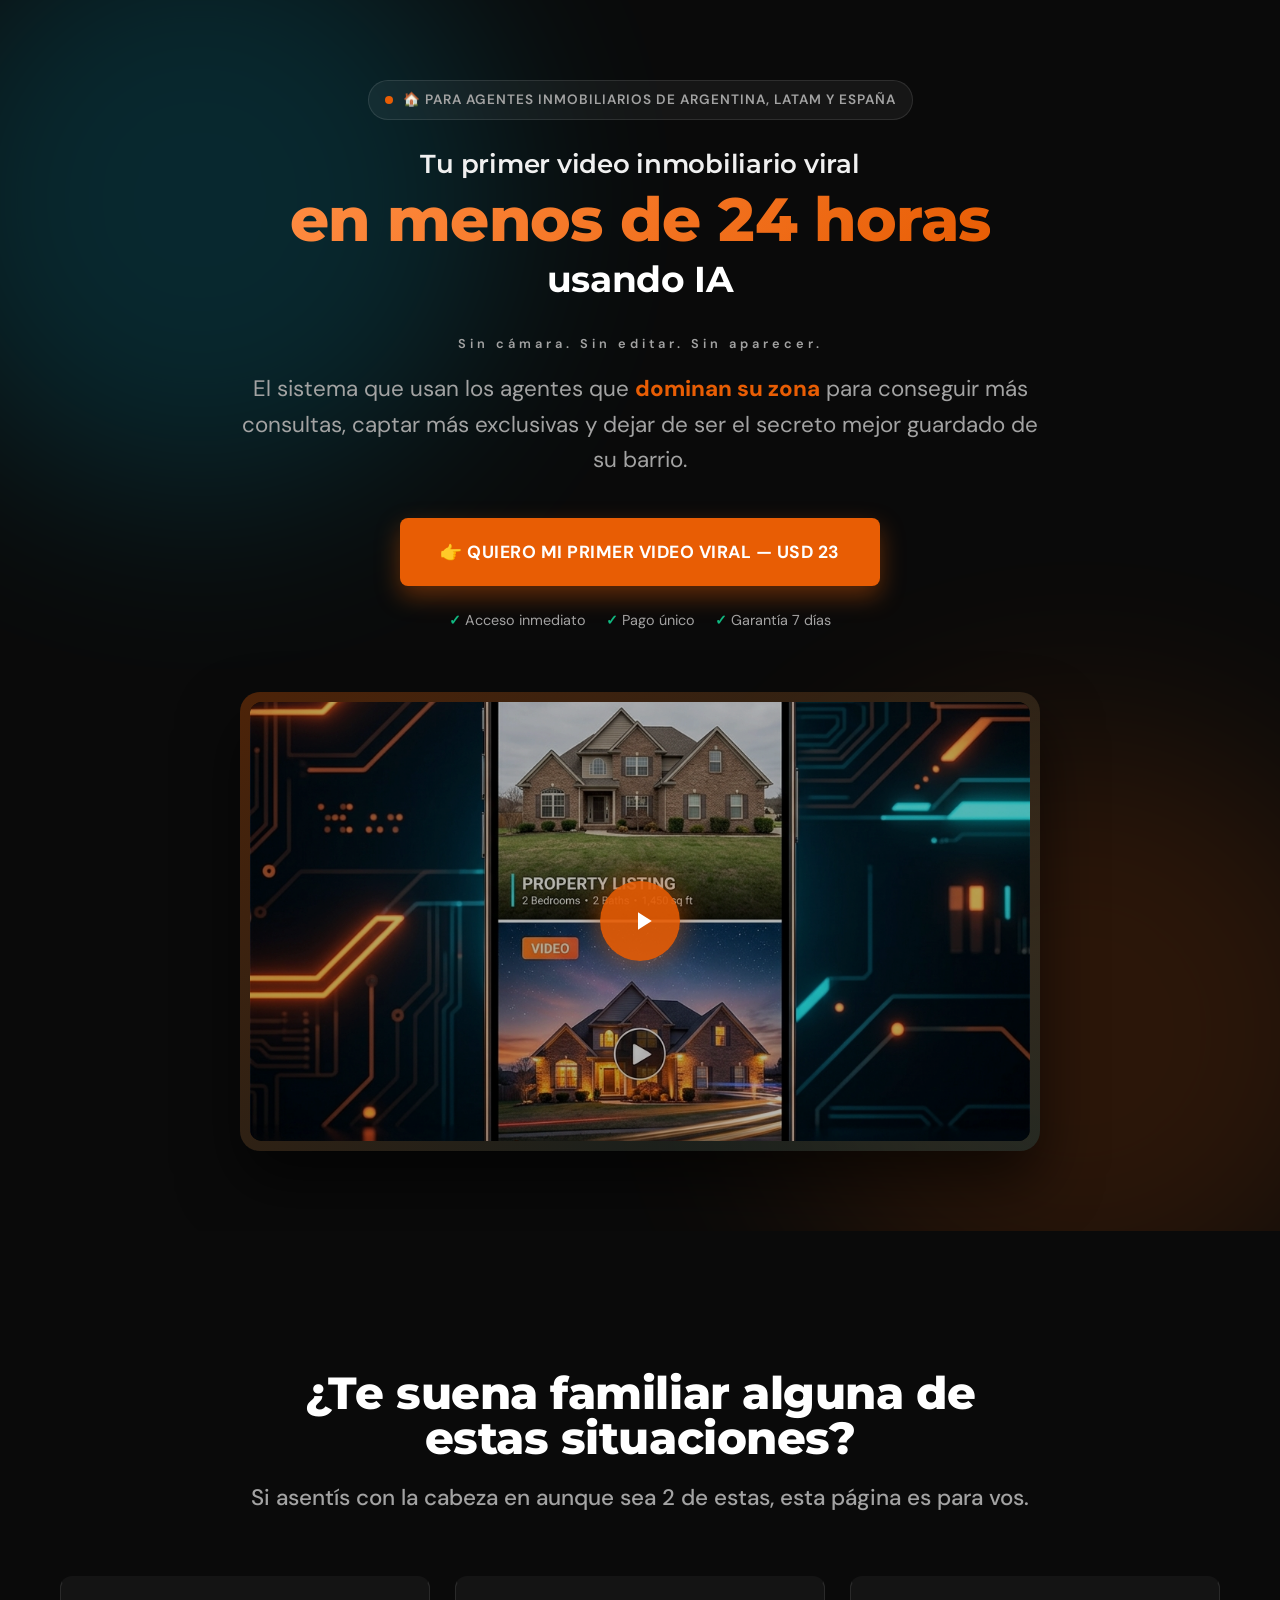
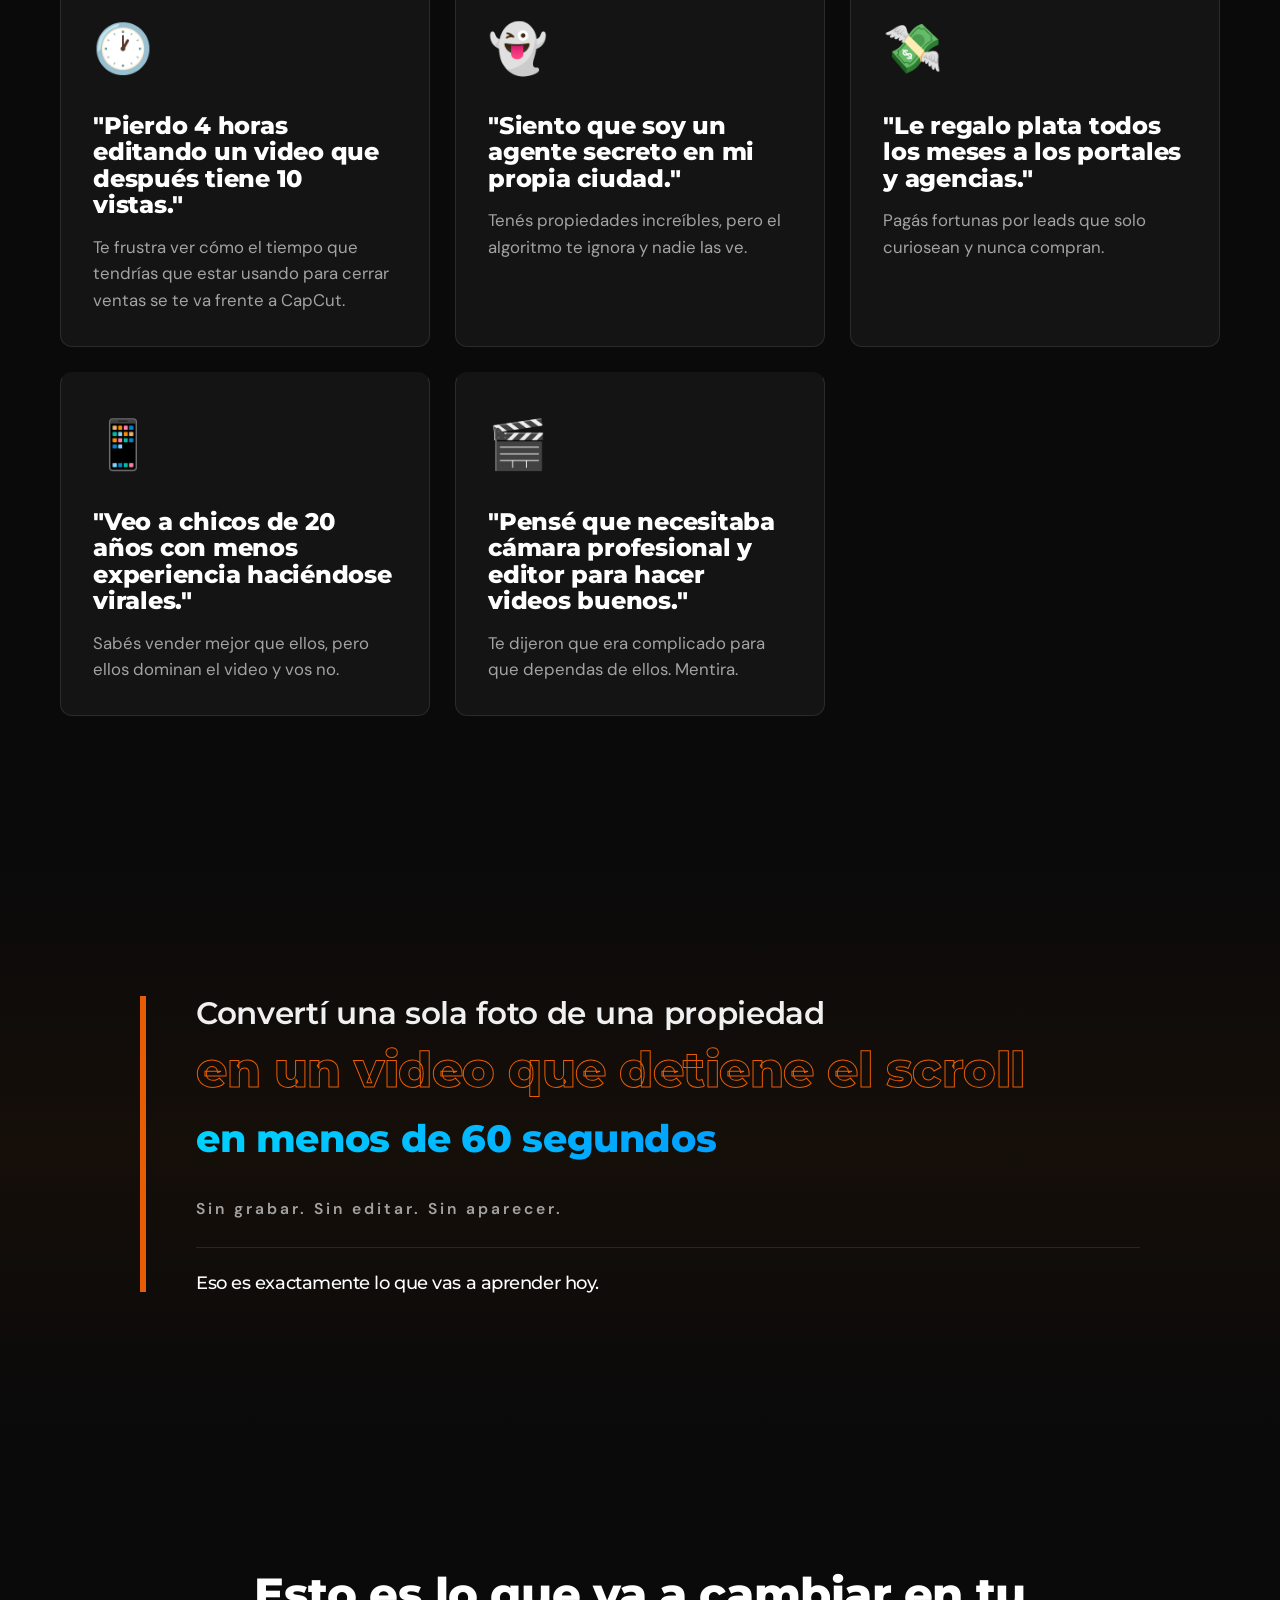
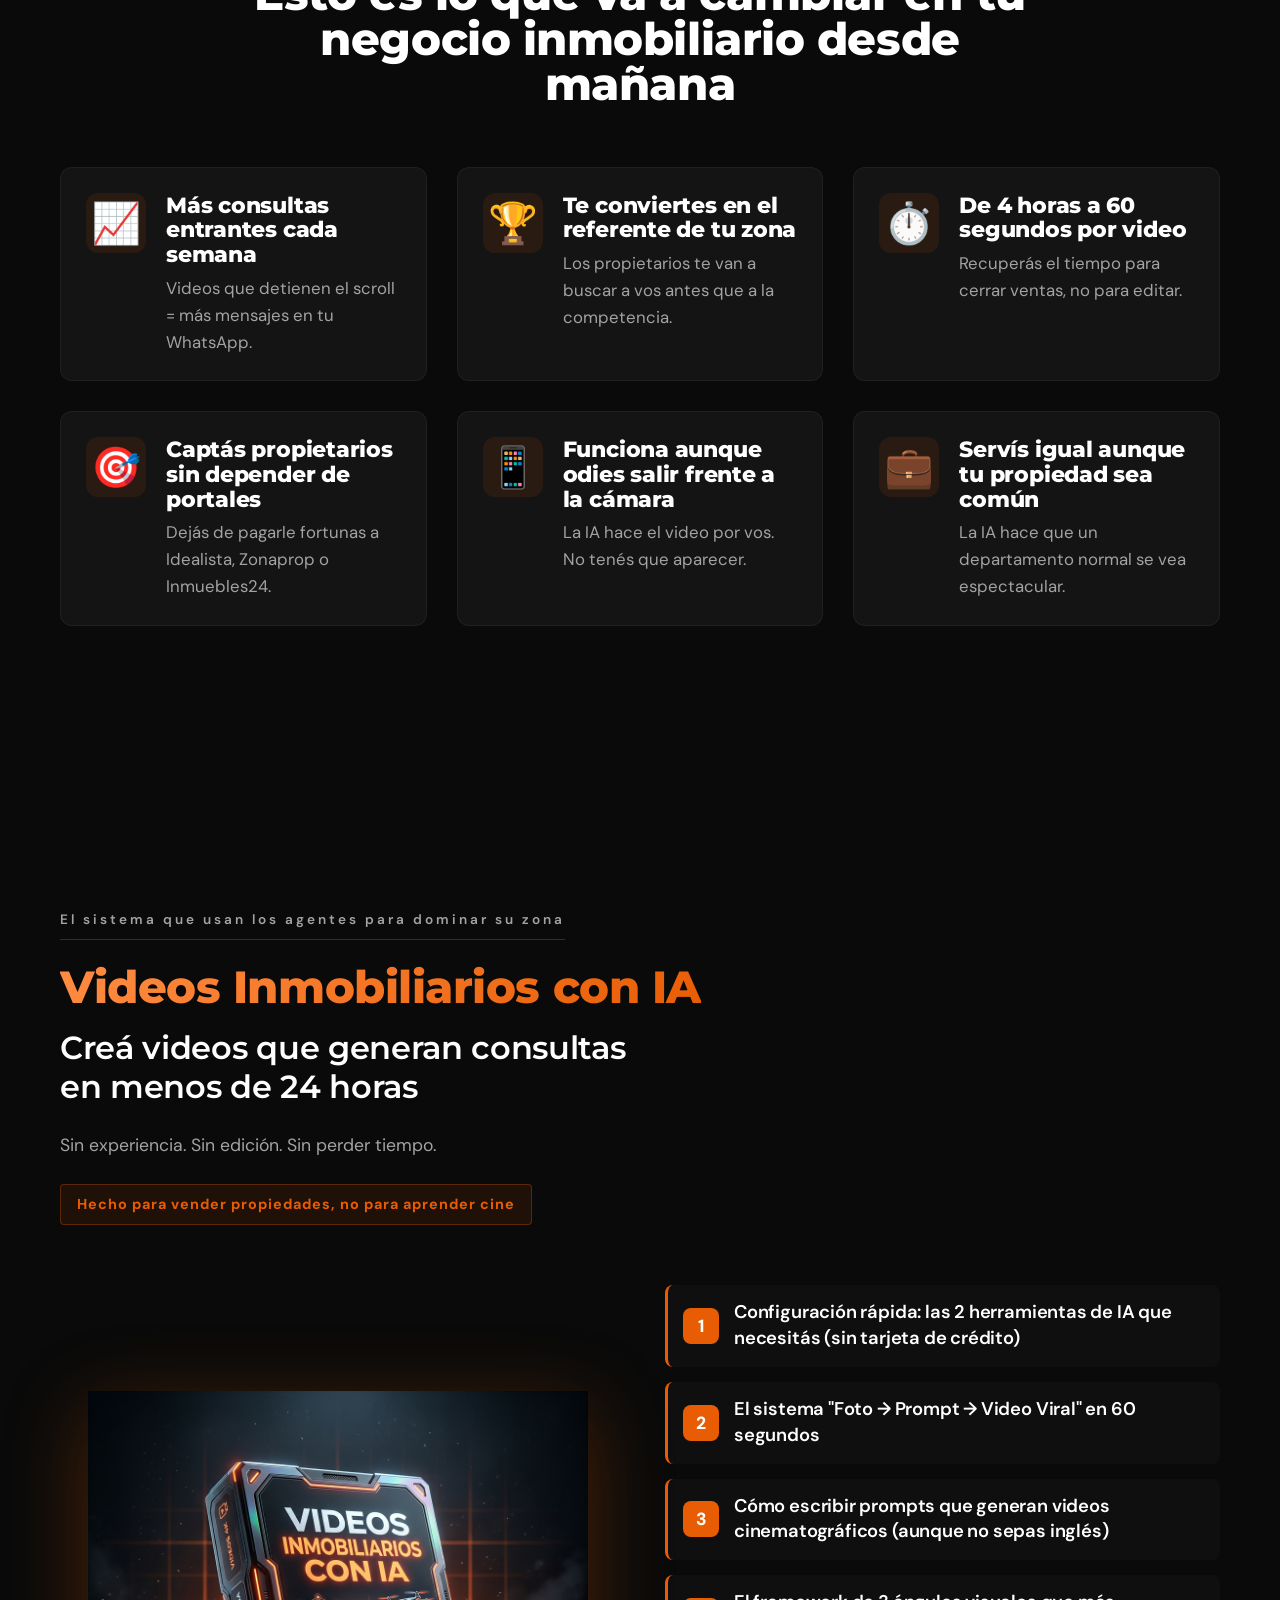
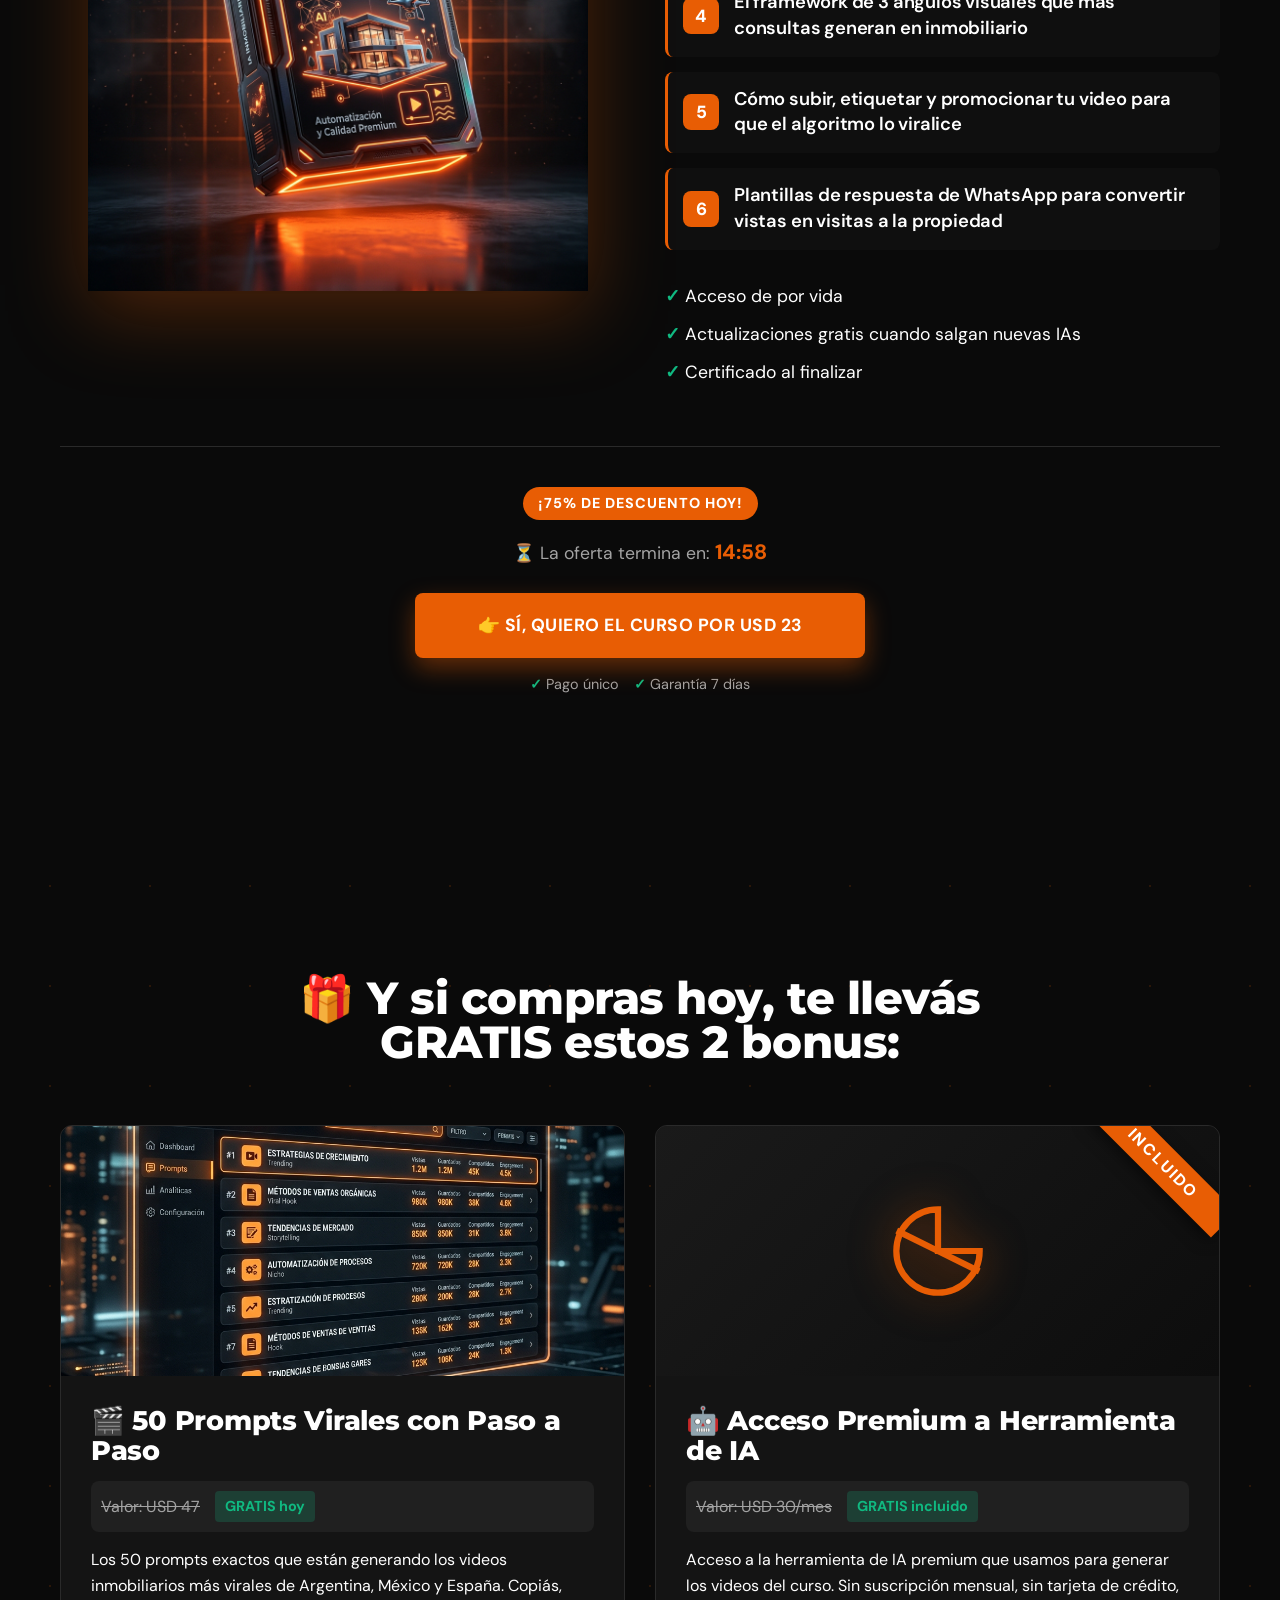
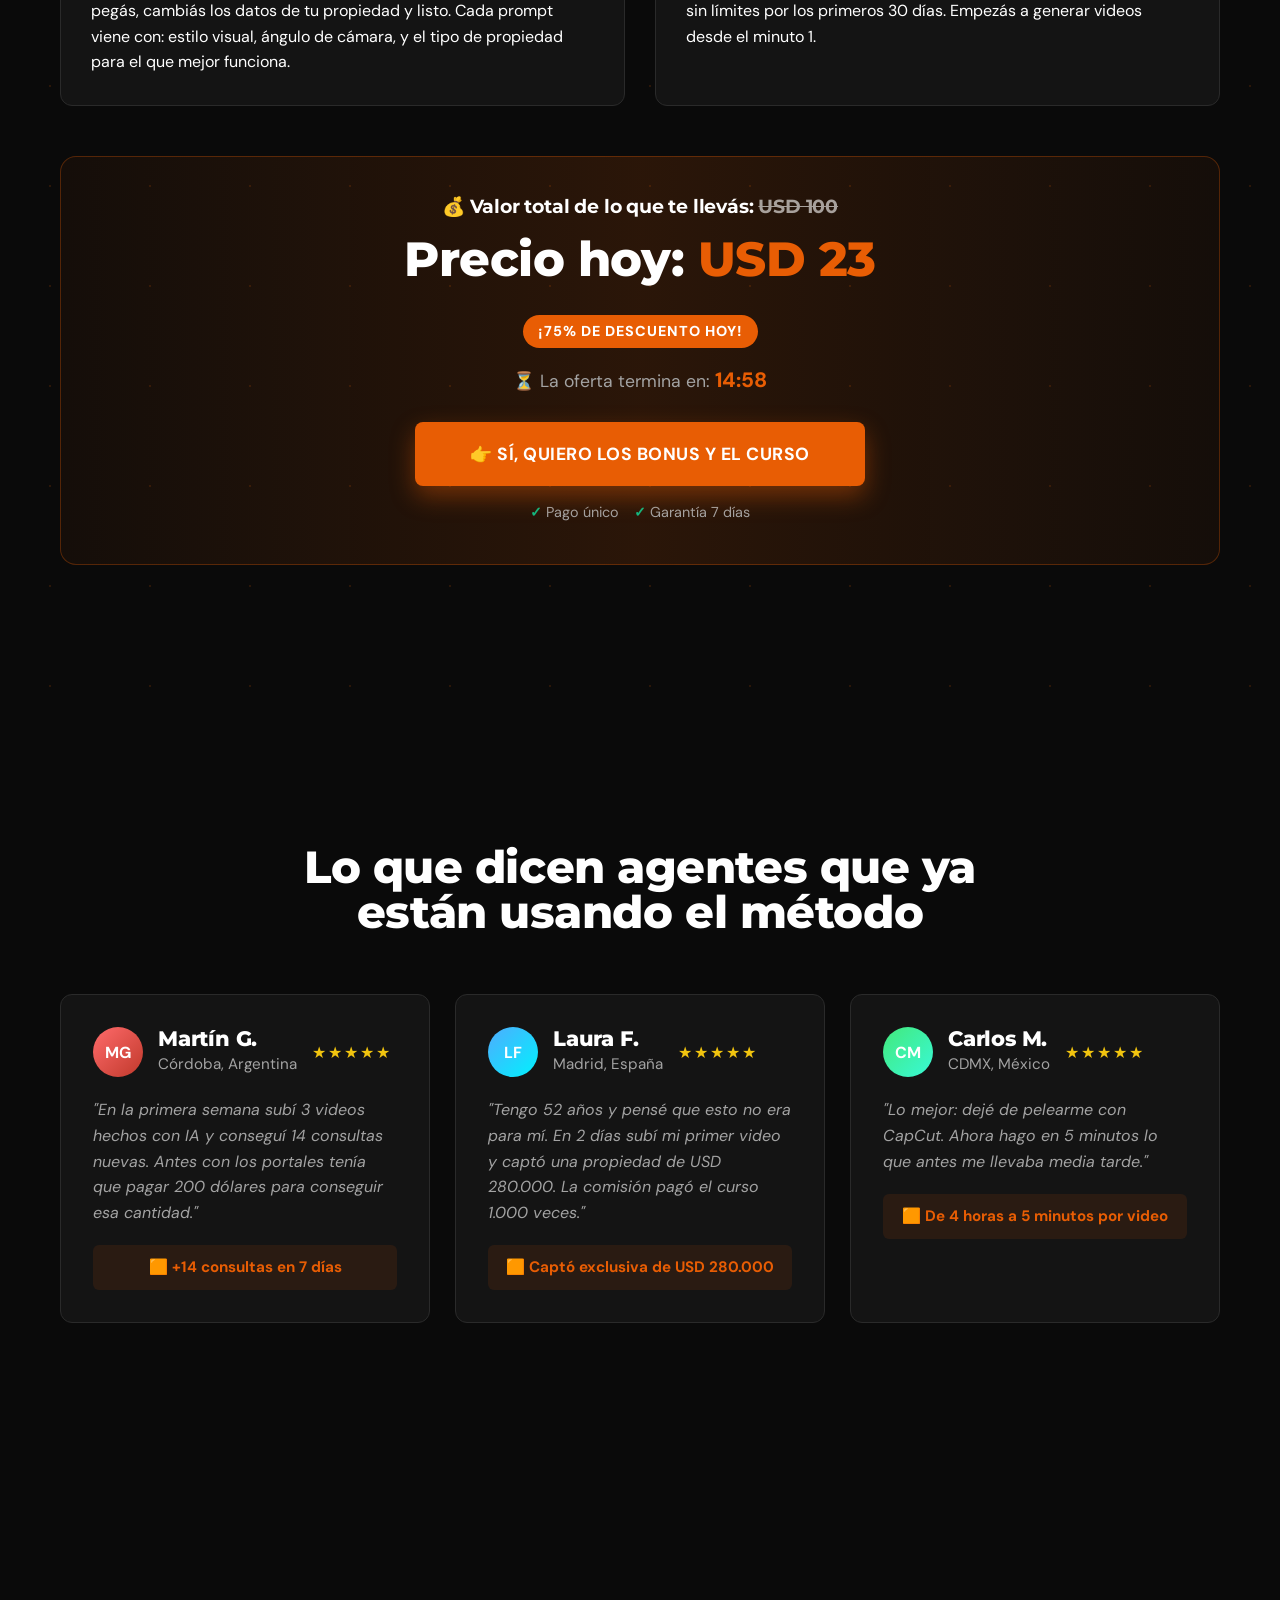
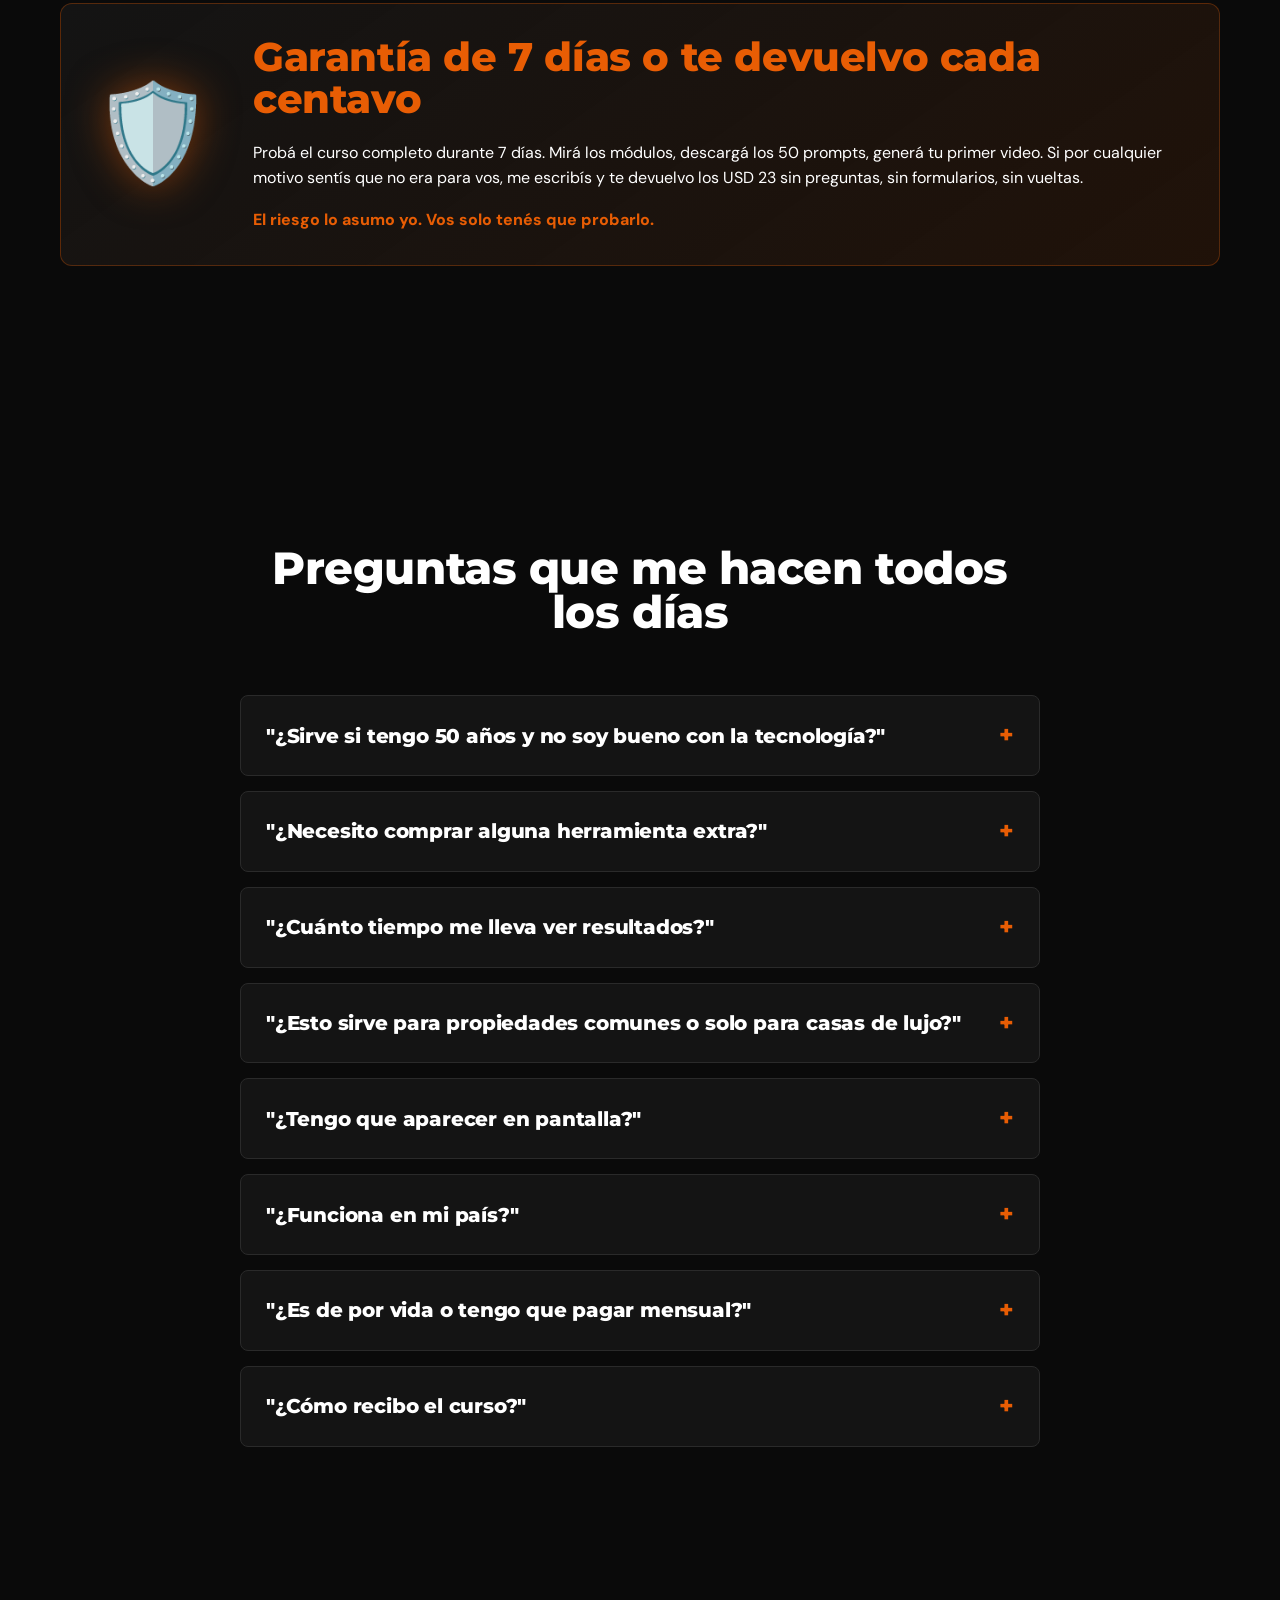
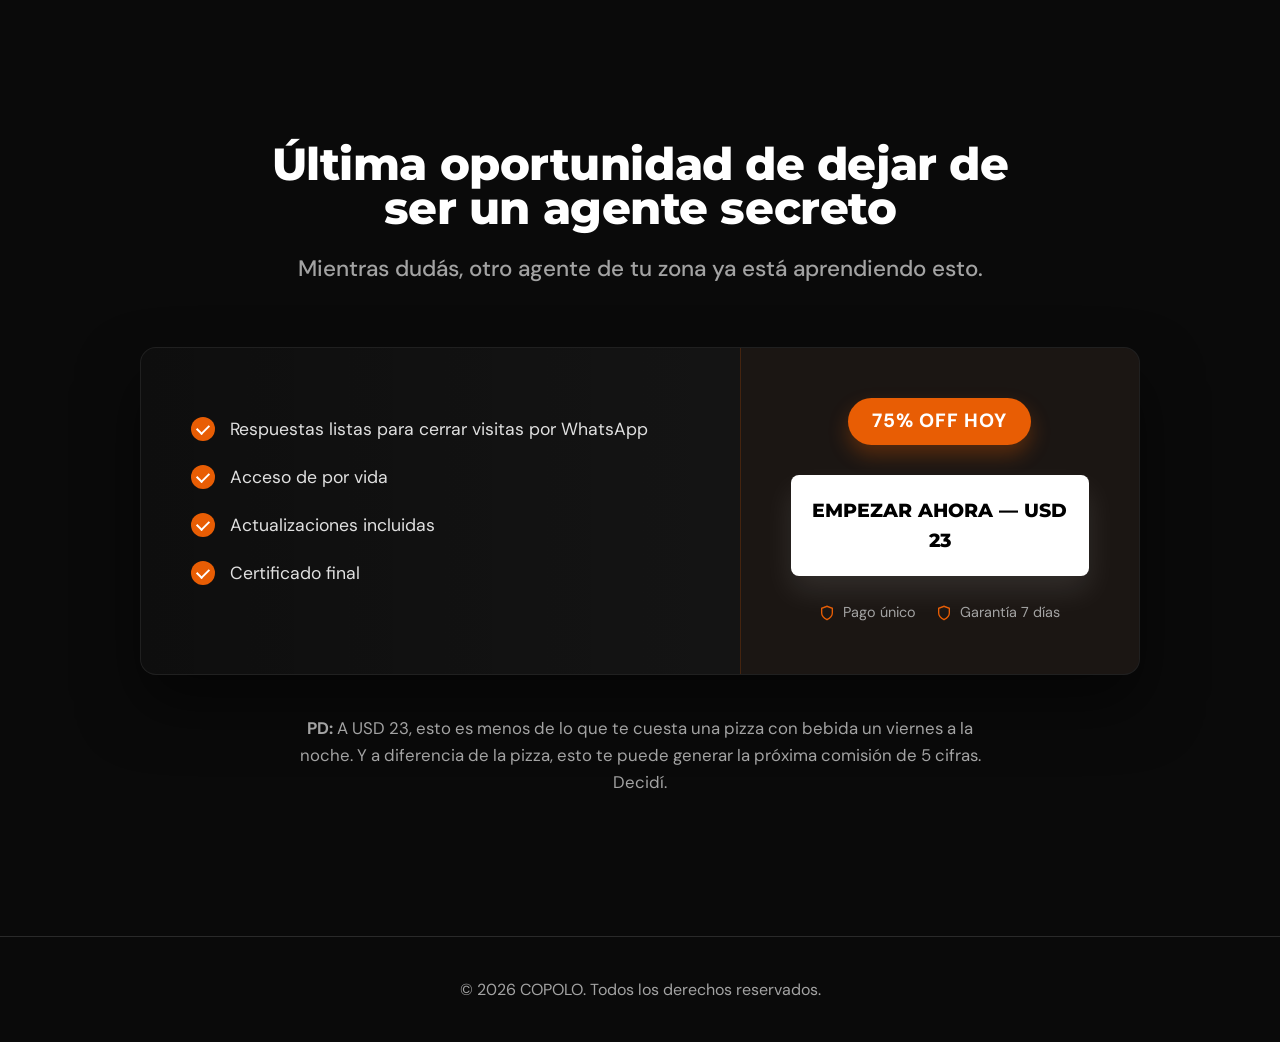
<file: index.html>
<!DOCTYPE html>
<html lang="es">
<head>
    <meta charset="UTF-8">
    <meta name="viewport" content="width=device-width, initial-scale=1.0">
    <title>Tu Primer Video Inmobiliario Viral | COPOLO</title>
    <meta name="description" content="El sistema que usan los agentes que dominan su zona para conseguir más consultas y captar más exclusivas en 24 horas.">
    <link rel="preconnect" href="https://fonts.googleapis.com">
    <link rel="preconnect" href="https://fonts.gstatic.com" crossorigin>
    <link href="https://fonts.googleapis.com/css2?family=DM+Sans:opsz,wght@9..40,400;9..40,500;9..40,700&family=Montserrat:wght@500;600;700;800&display=swap" rel="stylesheet">
    <link rel="stylesheet" href="styles.css">
</head>
<body>
    <!-- Real-time notifications -->
    <div id="sales-notification" class="notification hidden">
        <div class="notif-img">
            <svg viewBox="0 0 24 24" fill="none" stroke="currentColor" stroke-width="2" stroke-linecap="round" stroke-linejoin="round"><path d="M20 21v-2a4 4 0 0 0-4-4H8a4 4 0 0 0-4 4v2"></path><circle cx="12" cy="7" r="4"></circle></svg>
        </div>
        <div class="notif-content">
            <p class="notif-name"><span id="buyer-name">Juan P.</span> de <span id="buyer-location">Madrid</span></p>
            <p class="notif-action">Acaba de comprar el curso</p>
            <p class="notif-time">hace <span id="buyer-time">2</span> minutos</p>
        </div>
    </div>

    <!-- SECCIÓN 1 — HERO -->
    <section class="hero-section" id="hero">
        <div class="hero-bg-glow glow-cyan"></div>
        <div class="hero-bg-glow glow-orange"></div>
        
        <div class="container">
            <div class="hero-content">
                <div class="pre-headline fade-up">
                    <span class="live-dot"></span>
                    🏠 PARA AGENTES INMOBILIARIOS DE ARGENTINA, LATAM Y ESPAÑA
                </div>
                
                <h1 class="headline fade-up">
                    <span class="hl-line-1">Tu primer video inmobiliario viral</span>
                    <span class="hl-line-2 text-gradient-orange">en menos de 24 horas</span>
                    <span class="hl-line-3">usando IA</span>
                    <span class="hl-line-4">Sin cámara. Sin editar. Sin aparecer.</span>
                </h1>
                
                <p class="subheadline fade-up">
                    El sistema que usan los agentes que <span class="text-orange text-bold">dominan su zona</span> para conseguir más consultas, captar más exclusivas y dejar de ser el secreto mejor guardado de su barrio.
                </p>
                
                <div class="cta-wrapper fade-up">
                    <a href="#checkout" class="btn-primary cta-pulse">
                        👉 QUIERO MI PRIMER VIDEO VIRAL — USD 23
                        <div class="btn-shine"></div>
                    </a>
                    <div class="micro-trust">
                        <div class="trust-item"><span class="check">✓</span> Acceso inmediato</div>
                        <div class="trust-item"><span class="check">✓</span> Pago único</div>
                        <div class="trust-item"><span class="check">✓</span> Garantía 7 días</div>
                    </div>
                </div>
                
                <div class="hero-media fade-up float-anim">
                    <div class="video-mockup">
                        <div class="mockup-frame">
                            <img src="hero_video.png" alt="Antes y Después con IA" class="video-img">
                            <div class="play-overlay">
                                <div class="play-btn-circle">
                                    <svg viewBox="0 0 24 24" fill="currentColor"><path d="M8 5v14l11-7z"/></svg>
                                </div>
                            </div>
                        </div>
                    </div>
                </div>
            </div>
        </div>
    </section>

    <!-- SECCIÓN 2 — DOLORES -->
    <section class="dolores-section section-padding" id="dolores">
        <div class="container">
            <div class="section-header fade-up">
                <h2>¿Te suena familiar alguna de estas situaciones?</h2>
                <p class="subtitle">Si asentís con la cabeza en aunque sea 2 de estas, esta página es para vos.</p>
            </div>
            
            <div class="dolores-grid">
                <div class="card dolor-card fade-up">
                    <div class="card-icon">🕐</div>
                    <div class="card-text">
                        <h3>"Pierdo 4 horas editando un video que después tiene 10 vistas."</h3>
                        <p>Te frustra ver cómo el tiempo que tendrías que estar usando para cerrar ventas se te va frente a CapCut.</p>
                    </div>
                </div>
                
                <div class="card dolor-card fade-up">
                    <div class="card-icon">👻</div>
                    <div class="card-text">
                        <h3>"Siento que soy un agente secreto en mi propia ciudad."</h3>
                        <p>Tenés propiedades increíbles, pero el algoritmo te ignora y nadie las ve.</p>
                    </div>
                </div>
                
                <div class="card dolor-card fade-up">
                    <div class="card-icon">💸</div>
                    <div class="card-text">
                        <h3>"Le regalo plata todos los meses a los portales y agencias."</h3>
                        <p>Pagás fortunas por leads que solo curiosean y nunca compran.</p>
                    </div>
                </div>
                
                <div class="card dolor-card fade-up">
                    <div class="card-icon">📱</div>
                    <div class="card-text">
                        <h3>"Veo a chicos de 20 años con menos experiencia haciéndose virales."</h3>
                        <p>Sabés vender mejor que ellos, pero ellos dominan el video y vos no.</p>
                    </div>
                </div>
                
                <div class="card dolor-card fade-up">
                    <div class="card-icon">🎬</div>
                    <div class="card-text">
                        <h3>"Pensé que necesitaba cámara profesional y editor para hacer videos buenos."</h3>
                        <p>Te dijeron que era complicado para que dependas de ellos. Mentira.</p>
                    </div>
                </div>
            </div>
        </div>
    </section>

    <!-- SECCIÓN 3 — TRANSICIÓN -->
    <section class="transicion-section section-padding" id="transicion">
        <div class="container">
            <div class="transicion-content fade-up">
                <h2 class="giant-text fade-up">
                    <span class="gt-1">Convertí una sola foto de una propiedad</span>
                    <span class="gt-2 text-outline-orange">en un video que detiene el scroll</span>
                    <span class="gt-3 text-gradient-cyan">en menos de 60 segundos</span>
                    <span class="gt-4">Sin grabar. Sin editar. Sin aparecer.</span>
                    <span class="gt-5">Eso es exactamente lo que vas a aprender hoy.</span>
                </h2>
            </div>
        </div>
    </section>

    <!-- SECCIÓN 4 — BENEFICIOS -->
    <section class="beneficios-section section-padding" id="beneficios">
        <div class="container">
            <div class="section-header fade-up">
                <h2>Esto es lo que va a cambiar en tu negocio inmobiliario desde mañana</h2>
            </div>
            
            <div class="beneficios-grid">
                <div class="beneficio-item fade-up">
                    <div class="b-icon">📈</div>
                    <div class="b-text">
                        <h4>Más consultas entrantes cada semana</h4>
                        <p>Videos que detienen el scroll = más mensajes en tu WhatsApp.</p>
                    </div>
                </div>
                
                <div class="beneficio-item fade-up">
                    <div class="b-icon">🏆</div>
                    <div class="b-text">
                        <h4>Te conviertes en el referente de tu zona</h4>
                        <p>Los propietarios te van a buscar a vos antes que a la competencia.</p>
                    </div>
                </div>
                
                <div class="beneficio-item fade-up">
                    <div class="b-icon">⏱️</div>
                    <div class="b-text">
                        <h4>De 4 horas a 60 segundos por video</h4>
                        <p>Recuperás el tiempo para cerrar ventas, no para editar.</p>
                    </div>
                </div>
                
                <div class="beneficio-item fade-up">
                    <div class="b-icon">🎯</div>
                    <div class="b-text">
                        <h4>Captás propietarios sin depender de portales</h4>
                        <p>Dejás de pagarle fortunas a Idealista, Zonaprop o Inmuebles24.</p>
                    </div>
                </div>
                
                <div class="beneficio-item fade-up">
                    <div class="b-icon">📱</div>
                    <div class="b-text">
                        <h4>Funciona aunque odies salir frente a la cámara</h4>
                        <p>La IA hace el video por vos. No tenés que aparecer.</p>
                    </div>
                </div>
                
                <div class="beneficio-item fade-up">
                    <div class="b-icon">💼</div>
                    <div class="b-text">
                        <h4>Servís igual aunque tu propiedad sea común</h4>
                        <p>La IA hace que un departamento normal se vea espectacular.</p>
                    </div>
                </div>
            </div>
        </div>
    </section>

    <!-- SECCIÓN 5 — PRESENTACIÓN -->
    <section class="producto-section section-padding" id="producto">
        <div class="container">
            <div class="section-header fade-up align-left">
                <p class="eyebrow">El sistema que usan los agentes para dominar su zona</p>
                <h2 class="product-title text-gradient-orange">Videos Inmobiliarios con IA</h2>
                <h3 class="product-subtitle">Creá videos que generan consultas<br>en menos de 24 horas</h3>
                <p class="product-desc">Sin experiencia. Sin edición. Sin perder tiempo.</p>
                <div class="product-tag">Hecho para vender propiedades, no para aprender cine</div>
            </div>
            
            <div class="producto-layout">
                <div class="producto-mockup float-anim fade-up">
                    <img src="course_box.png" alt="Curso de Videos Inmobiliarios con IA" class="box-3d">
                </div>
                
                <div class="producto-modulos fade-up">
                    <div class="modulo-item">
                        <div class="m-num">1</div>
                        <div class="m-text">Configuración rápida: las 2 herramientas de IA que necesitás (sin tarjeta de crédito)</div>
                    </div>
                    <div class="modulo-item">
                        <div class="m-num">2</div>
                        <div class="m-text">El sistema "Foto → Prompt → Video Viral" en 60 segundos</div>
                    </div>
                    <div class="modulo-item">
                        <div class="m-num">3</div>
                        <div class="m-text">Cómo escribir prompts que generan videos cinematográficos (aunque no sepas inglés)</div>
                    </div>
                    <div class="modulo-item">
                        <div class="m-num">4</div>
                        <div class="m-text">El framework de 3 ángulos visuales que más consultas generan en inmobiliario</div>
                    </div>
                    <div class="modulo-item">
                        <div class="m-num">5</div>
                        <div class="m-text">Cómo subir, etiquetar y promocionar tu video para que el algoritmo lo viralice</div>
                    </div>
                    <div class="modulo-item">
                        <div class="m-num">6</div>
                        <div class="m-text">Plantillas de respuesta de WhatsApp para convertir vistas en visitas a la propiedad</div>
                    </div>
                    
                    <div class="bullet-list mt-4">
                        <div class="bullet"><span class="check">✓</span> Acceso de por vida</div>
                        <div class="bullet"><span class="check">✓</span> Actualizaciones gratis cuando salgan nuevas IAs</div>
                        <div class="bullet"><span class="check">✓</span> Certificado al finalizar</div>
                    </div>
                </div>
            </div>
            
            <div class="urgency-cta-wrapper fade-up mt-4 text-center" style="margin-top: 50px; padding-top: 40px; border-top: 1px solid var(--border-color);">
                <div class="discount-badge" style="display: inline-block; background: var(--accent-orange); color: white; padding: 5px 15px; border-radius: 20px; font-weight: 800; font-size: 0.9rem; margin-bottom: 15px; letter-spacing: 1px;">¡75% DE DESCUENTO HOY!</div>
                <div class="countdown-timer" style="margin-bottom: 25px; color: var(--text-secondary); font-size: 1.1rem;">
                    <span>⏳ La oferta termina en: </span>
                    <span class="timer-display text-orange" style="font-weight: 800; font-variant-numeric: tabular-nums; font-size: 1.3rem;">14:59</span>
                </div>
                <a href="#checkout" class="btn-primary cta-pulse" style="width: 100%; max-width: 450px; margin: 0 auto; display: block; font-size: 1.1rem; padding: 18px 20px;">
                    👉 SÍ, QUIERO EL CURSO POR USD 23
                    <div class="btn-shine"></div>
                </a>
                <div class="micro-trust" style="display: flex; gap: 15px; margin-top: 15px; justify-content: center; font-size: 0.9rem; color: var(--text-secondary);">
                    <div class="trust-item"><span class="check">✓</span> Pago único</div>
                    <div class="trust-item"><span class="check">✓</span> Garantía 7 días</div>
                </div>
            </div>
        </div>
    </section>

    <!-- SECCIÓN 6 — BONUS -->
    <section class="bonus-section section-padding" id="bonus">
        <div class="container">
            <div class="section-header fade-up">
                <h2>🎁 Y si compras hoy, te llevás GRATIS estos 2 bonus:</h2>
            </div>
            
            <div class="bonus-grid">
                <div class="card bonus-card fade-up">
                    <div class="bonus-img">
                        <img src="bonus_prompts.png" alt="50 Prompts Virales">
                    </div>
                    <div class="bonus-content">
                        <h3>🎬 50 Prompts Virales con Paso a Paso</h3>
                        <div class="price-tag">
                            <span class="old-price">Valor: USD 47</span>
                            <span class="free-badge">GRATIS hoy</span>
                        </div>
                        <p>Los 50 prompts exactos que están generando los videos inmobiliarios más virales de Argentina, México y España. Copiás, pegás, cambiás los datos de tu propiedad y listo. Cada prompt viene con: estilo visual, ángulo de cámara, y el tipo de propiedad para el que mejor funciona.</p>
                    </div>
                </div>
                
                <div class="card bonus-card fade-up" style="animation-delay: 0.2s;">
                    <div class="bonus-img flex-center bg-dark-gradient">
                        <div class="ai-logo-mockup">
                            <svg viewBox="0 0 24 24" fill="none" stroke="currentColor" stroke-width="1.5"><path d="M12 2a10 10 0 1 0 10 10H12V2z"></path><path d="M12 12 2.1 7.1"></path><path d="m12 12 9.9 4.9"></path></svg>
                        </div>
                        <div class="sello-gratis">INCLUIDO</div>
                    </div>
                    <div class="bonus-content">
                        <h3>🤖 Acceso Premium a Herramienta de IA</h3>
                        <div class="price-tag">
                            <span class="old-price">Valor: USD 30/mes</span>
                            <span class="free-badge">GRATIS incluido</span>
                        </div>
                        <p>Acceso a la herramienta de IA premium que usamos para generar los videos del curso. Sin suscripción mensual, sin tarjeta de crédito, sin límites por los primeros 30 días. Empezás a generar videos desde el minuto 1.</p>
                    </div>
                </div>
            </div>
            
            <div class="bonus-summary fade-up">
                <h3>💰 Valor total de lo que te llevás: <span class="strike">USD 100</span></h3>
                <h2 class="price-today">Precio hoy: <span class="text-orange">USD 23</span></h2>
                
                <div class="urgency-cta-wrapper mt-4 text-center" style="margin-top: 30px;">
                    <div class="discount-badge" style="display: inline-block; background: var(--accent-orange); color: white; padding: 5px 15px; border-radius: 20px; font-weight: 800; font-size: 0.9rem; margin-bottom: 15px; letter-spacing: 1px;">¡75% DE DESCUENTO HOY!</div>
                    <div class="countdown-timer" style="margin-bottom: 25px; color: var(--text-secondary); font-size: 1.1rem;">
                        <span>⏳ La oferta termina en: </span>
                        <span class="timer-display text-orange" style="font-weight: 800; font-variant-numeric: tabular-nums; font-size: 1.3rem;">14:59</span>
                    </div>
                    <a href="#checkout" class="btn-primary cta-pulse" style="width: 100%; max-width: 450px; margin: 0 auto; display: block; font-size: 1.1rem; padding: 18px 20px;">
                        👉 SÍ, QUIERO LOS BONUS Y EL CURSO
                        <div class="btn-shine"></div>
                    </a>
                    <div class="micro-trust" style="display: flex; gap: 15px; margin-top: 15px; justify-content: center; font-size: 0.9rem; color: var(--text-secondary);">
                        <div class="trust-item"><span class="check">✓</span> Pago único</div>
                        <div class="trust-item"><span class="check">✓</span> Garantía 7 días</div>
                    </div>
                </div>
            </div>
        </div>
    </section>

    <!-- SECCIÓN 7 — TESTIMONIOS -->
    <section class="testimonios-section section-padding" id="testimonios">
        <div class="container">
            <div class="section-header fade-up">
                <h2>Lo que dicen agentes que ya están usando el método</h2>
            </div>
            
            <div class="testimonio-grid">
                <div class="card testimonio-card fade-up">
                    <div class="t-header">
                        <div class="t-avatar bg-gradient-1">MG</div>
                        <div class="t-info">
                            <h4>Martín G.</h4>
                            <span>Córdoba, Argentina</span>
                        </div>
                        <div class="t-stars">★★★★★</div>
                    </div>
                    <p class="t-quote">"En la primera semana subí 3 videos hechos con IA y conseguí 14 consultas nuevas. Antes con los portales tenía que pagar 200 dólares para conseguir esa cantidad."</p>
                    <div class="t-result">🟧 +14 consultas en 7 días</div>
                </div>
                
                <div class="card testimonio-card fade-up">
                    <div class="t-header">
                        <div class="t-avatar bg-gradient-2">LF</div>
                        <div class="t-info">
                            <h4>Laura F.</h4>
                            <span>Madrid, España</span>
                        </div>
                        <div class="t-stars">★★★★★</div>
                    </div>
                    <p class="t-quote">"Tengo 52 años y pensé que esto no era para mí. En 2 días subí mi primer video y captó una propiedad de USD 280.000. La comisión pagó el curso 1.000 veces."</p>
                    <div class="t-result">🟧 Captó exclusiva de USD 280.000</div>
                </div>
                
                <div class="card testimonio-card fade-up">
                    <div class="t-header">
                        <div class="t-avatar bg-gradient-3">CM</div>
                        <div class="t-info">
                            <h4>Carlos M.</h4>
                            <span>CDMX, México</span>
                        </div>
                        <div class="t-stars">★★★★★</div>
                    </div>
                    <p class="t-quote">"Lo mejor: dejé de pelearme con CapCut. Ahora hago en 5 minutos lo que antes me llevaba media tarde."</p>
                    <div class="t-result">🟧 De 4 horas a 5 minutos por video</div>
                </div>
            </div>
        </div>
    </section>

    <!-- SECCIÓN 8 — GARANTÍA -->
    <section class="garantia-section section-padding" id="garantia">
        <div class="container">
            <div class="card garantia-card fade-up">
                <div class="g-icon float-anim">🛡️</div>
                <div class="g-content">
                    <h2>Garantía de 7 días o te devuelvo cada centavo</h2>
                    <p>Probá el curso completo durante 7 días. Mirá los módulos, descargá los 50 prompts, generá tu primer video. Si por cualquier motivo sentís que no era para vos, me escribís y te devuelvo los USD 23 sin preguntas, sin formularios, sin vueltas.</p>
                    <p class="text-orange text-bold mt-2">El riesgo lo asumo yo. Vos solo tenés que probarlo.</p>
                </div>
            </div>
        </div>
    </section>

    <!-- SECCIÓN 9 — FAQ -->
    <section class="faq-section section-padding" id="faq">
        <div class="container">
            <div class="section-header fade-up">
                <h2>Preguntas que me hacen todos los días</h2>
            </div>
            
            <div class="faq-accordion fade-up">
                <div class="faq-item">
                    <button class="faq-btn">"¿Sirve si tengo 50 años y no soy bueno con la tecnología?" <span class="icon">+</span></button>
                    <div class="faq-content">
                        <p>Sí. Si sabés mandar un mensaje por WhatsApp, sabés usar este método. El curso está diseñado específicamente para agentes que NO son nativos digitales. Todo es paso a paso, con video, y los prompts son copiar y pegar.</p>
                    </div>
                </div>
                <div class="faq-item">
                    <button class="faq-btn">"¿Necesito comprar alguna herramienta extra?" <span class="icon">+</span></button>
                    <div class="faq-content">
                        <p>No. El acceso premium a la herramienta de IA viene incluido como bonus. No necesitás cámara, editor, software de pago ni nada más.</p>
                    </div>
                </div>
                <div class="faq-item">
                    <button class="faq-btn">"¿Cuánto tiempo me lleva ver resultados?" <span class="icon">+</span></button>
                    <div class="faq-content">
                        <p>Tu primer video lo tenés listo en menos de 24 horas (de hecho, en 60 segundos una vez que sigas el sistema). Las consultas empiezan a llegar cuando lo subís bien etiquetado, lo que enseñamos en el módulo 5.</p>
                    </div>
                </div>
                <div class="faq-item">
                    <button class="faq-btn">"¿Esto sirve para propiedades comunes o solo para casas de lujo?" <span class="icon">+</span></button>
                    <div class="faq-content">
                        <p>Funciona MEJOR con propiedades comunes. La IA es justamente la herramienta que hace que un departamento estándar se vea espectacular. Si tu casa ya es una mansión, casi no la necesitás.</p>
                    </div>
                </div>
                <div class="faq-item">
                    <button class="faq-btn">"¿Tengo que aparecer en pantalla?" <span class="icon">+</span></button>
                    <div class="faq-content">
                        <p>No. La IA genera el video sin que vos aparezcas. Ideal si te da vergüenza la cámara o no querés mostrarte.</p>
                    </div>
                </div>
                <div class="faq-item">
                    <button class="faq-btn">"¿Funciona en mi país?" <span class="icon">+</span></button>
                    <div class="faq-content">
                        <p>Sí. El curso está validado en Argentina, México, Colombia, España y Chile. La IA y los prompts son universales.</p>
                    </div>
                </div>
                <div class="faq-item">
                    <button class="faq-btn">"¿Es de por vida o tengo que pagar mensual?" <span class="icon">+</span></button>
                    <div class="faq-content">
                        <p>Pago único de USD 23. De por vida. Sin suscripciones, sin renovaciones, sin sorpresas.</p>
                    </div>
                </div>
                <div class="faq-item">
                    <button class="faq-btn">"¿Cómo recibo el curso?" <span class="icon">+</span></button>
                    <div class="faq-content">
                        <p>Apenas pagás, te llega un mail con el acceso a la plataforma. Entrás y empezás. Demora menos de 2 minutos.</p>
                    </div>
                </div>
            </div>
        </div>
    </section>

    <!-- SECCIÓN 10 — CTA FINAL -->
    <section class="cta-final-section section-padding" id="checkout">
        <div class="container">
            <div class="section-header fade-up">
                <h2>Última oportunidad de dejar de ser un agente secreto</h2>
                <p class="subtitle">Mientras dudás, otro agente de tu zona ya está aprendiendo esto.</p>
            </div>
            
            <div class="checkout-grid fade-up">
                <div class="checkout-benefits">
                    <ul class="premium-list">
                        <li><span class="icon-check"></span> Respuestas listas para cerrar visitas por WhatsApp</li>
                        <li><span class="icon-check"></span> Acceso de por vida</li>
                        <li><span class="icon-check"></span> Actualizaciones incluidas</li>
                        <li><span class="icon-check"></span> Certificado final</li>
                    </ul>
                </div>
                
                <div class="checkout-action-box">
                    <div class="discount-badge-premium">75% OFF HOY</div>
                    <a href="#checkout" class="btn-premium cta-pulse">
                        <span class="btn-text">EMPEZAR AHORA — USD 23</span>
                        <div class="btn-glare"></div>
                    </a>
                    <div class="trust-signals-premium">
                        <div class="t-signal"><svg width="16" height="16" viewBox="0 0 24 24" fill="none" stroke="currentColor" stroke-width="2"><path d="M12 22s8-4 8-10V5l-8-3-8 3v7c0 6 8 10 8 10z"/></svg> Pago único</div>
                        <div class="t-signal"><svg width="16" height="16" viewBox="0 0 24 24" fill="none" stroke="currentColor" stroke-width="2"><path d="M12 22s8-4 8-10V5l-8-3-8 3v7c0 6 8 10 8 10z"/></svg> Garantía 7 días</div>
                    </div>
                </div>
            </div>
            
            <div class="posdata fade-up text-center mt-4">
                <p><b>PD:</b> A USD 23, esto es menos de lo que te cuesta una pizza con bebida un viernes a la noche. Y a diferencia de la pizza, esto te puede generar la próxima comisión de 5 cifras. Decidí.</p>
            </div>
        </div>
    </section>

    <footer>
        <div class="container text-center">
            <p>&copy; 2026 COPOLO. Todos los derechos reservados.</p>
        </div>
    </footer>

    <script src="main.js"></script>
</body>
</html>
</file>
<file: styles.css>
:root {
    --bg-primary: #0a0a0a;
    --bg-secondary: #141414;
    --border-color: #2a2a2a;
    --accent-orange: #e85d04;
    --accent-orange-hover: #ff6b1a;
    --accent-cyan: #00D4FF;
    --text-primary: #ffffff;
    --text-secondary: #a3a3a3;
    --success-green: #10b981;
    --font-main: 'DM Sans', sans-serif;
    --font-display: 'Montserrat', sans-serif;
}

* {
    margin: 0;
    padding: 0;
    box-sizing: border-box;
}

html {
    scroll-behavior: smooth;
    font-size: 16px;
}

body {
    background-color: var(--bg-primary);
    color: var(--text-primary);
    font-family: var(--font-main);
    line-height: 1.6;
    overflow-x: hidden;
}

/* UTILIDADES Y TEXTO */
.container {
    max-width: 1200px;
    margin: 0 auto;
    padding: 0 20px;
    position: relative;
    z-index: 10;
}

.section-padding {
    padding: 140px 0;
}

.text-orange { color: var(--accent-orange); }
.text-cyan { color: var(--accent-cyan); }
.text-white { color: var(--text-primary); }
.text-bold { font-weight: 800; }
.text-center { text-align: center; }
.mt-2 { margin-top: 1rem; }
.mt-4 { margin-top: 2rem; }
.check { color: var(--success-green); font-weight: bold; }
.strike { text-decoration: line-through; opacity: 0.6; }

h1, h2, h3, h4 {
    line-height: 1.1;
    margin-bottom: 15px;
}

.section-header {
    text-align: center;
    margin-bottom: 60px;
    max-width: 800px;
    margin-left: auto;
    margin-right: auto;
}

.section-header h2 {
    font-size: clamp(2rem, 4vw, 2.8rem);
    font-weight: 800;
    line-height: 1;
    letter-spacing: -0.01em;
    margin-bottom: 20px;
    
}

.subtitle {
    color: var(--text-secondary);
    font-size: clamp(1.1rem, 2vw, 1.4rem);
    font-weight: 500;
    line-height: 1.6;
}

/* ANIMACIONES */
@keyframes float {
    0% { transform: translateY(0px); }
    50% { transform: translateY(-15px); }
    100% { transform: translateY(0px); }
}

.float-anim {
    animation: float 6s ease-in-out infinite;
}

@keyframes pulse {
    0% { transform: scale(0.95); box-shadow: 0 0 0 0 rgba(232, 93, 4, 0.7); }
    70% { transform: scale(1); box-shadow: 0 0 0 15px rgba(232, 93, 4, 0); }
    100% { transform: scale(0.95); box-shadow: 0 0 0 0 rgba(232, 93, 4, 0); }
}

.cta-pulse {
    animation: pulse 2.5s infinite;
}

@keyframes shine {
    0% { left: -100%; }
    20% { left: 100%; }
    100% { left: 100%; }
}

@keyframes fadeUp {
    from { opacity: 0; transform: translateY(30px); }
    to { opacity: 1; transform: translateY(0); }
}

.fade-up {
    opacity: 0; /* JS will handle showing */
    transform: translateY(30px);
    transition: opacity 0.8s ease-out, transform 0.8s ease-out;
}

.fade-up.visible {
    opacity: 1;
    transform: translateY(0);
}

@keyframes liveDot {
    0% { opacity: 0.3; transform: scale(0.8); }
    50% { opacity: 1; transform: scale(1.2); }
    100% { opacity: 0.3; transform: scale(0.8); }
}

/* BOTONES */
.btn-primary {
    display: inline-block;
    background-color: var(--accent-orange);
    color: white;
    padding: 20px 40px;
    border-radius: 8px;
    font-size: 1.1rem;
    font-weight: 700;
    
    letter-spacing: 0.5px;
    text-decoration: none;
    box-shadow: 0 10px 25px rgba(232, 93, 4, 0.4);
    transition: all 0.3s ease;
    position: relative;
    overflow: hidden;
    text-align: center;
    border: none;
    cursor: pointer;
}

.btn-primary:hover {
    background-color: var(--accent-orange-hover);
    transform: translateY(-3px) scale(1.02);
    box-shadow: 0 15px 35px rgba(232, 93, 4, 0.6);
}

.btn-giant {
    width: 70%;
    height: auto;
    padding: 25px 40px;
    font-size: 1.3rem;
}

.btn-shine {
    position: absolute;
    top: 0;
    left: -100%;
    width: 50%;
    height: 100%;
    background: linear-gradient(to right, rgba(255,255,255,0) 0%, rgba(255,255,255,0.3) 50%, rgba(255,255,255,0) 100%);
    transform: skewX(-25deg);
    animation: shine 4s infinite;
}

/* CARDS GENERICAS */
.card {
    background-color: var(--bg-secondary);
    border: 1px solid var(--border-color);
    border-radius: 12px;
    padding: 32px;
    transition: transform 0.3s ease, box-shadow 0.3s ease, border-color 0.3s ease;
    position: relative;
    overflow: hidden;
}

.card:hover {
    transform: translateY(-5px);
    border-color: rgba(232, 93, 4, 0.4);
    box-shadow: 0 10px 30px rgba(0, 0, 0, 0.5);
}

/* NOTIFICACIONES */
.notification {
    position: fixed;
    bottom: 20px;
    left: 20px;
    background: rgba(20, 20, 20, 0.95);
    backdrop-filter: blur(10px);
    border: 1px solid var(--accent-orange);
    border-radius: 12px;
    padding: 15px;
    display: flex;
    align-items: center;
    gap: 15px;
    z-index: 1000;
    box-shadow: 0 10px 30px rgba(0, 0, 0, 0.5), 0 0 20px rgba(232, 93, 4, 0.2);
    transform: translateX(-150%);
    transition: transform 0.5s cubic-bezier(0.175, 0.885, 0.32, 1.275);
}

.notification.show {
    transform: translateX(0);
}

.notif-img {
    width: 40px;
    height: 40px;
    background: linear-gradient(135deg, var(--accent-orange), var(--accent-orange-hover));
    border-radius: 50%;
    display: flex;
    align-items: center;
    justify-content: center;
    font-size: 20px;
}

.notif-content p {
    margin: 0;
    line-height: 1.3;
}

.notif-name {
    font-size: 0.9rem;
    color: var(--text-secondary);
}

.notif-name span {
    color: white;
    font-weight: 600;
}

.notif-action {
    font-size: 1rem;
    font-weight: 700;
    color: var(--accent-orange);
}

.notif-time {
    font-size: 0.8rem;
    color: var(--text-secondary);
}

/* HERO SECTION */
.hero-section {
    min-height: 100vh;
    display: flex;
    align-items: center;
    position: relative;
    padding-top: 80px;
    padding-bottom: 80px;
    overflow: hidden;
}

.hero-bg-glow {
    position: absolute;
    width: 600px;
    height: 600px;
    border-radius: 50%;
    filter: blur(100px);
    z-index: 1;
    opacity: 0.15;
    animation: float 10s ease-in-out infinite alternate;
}

.glow-cyan {
    background: var(--accent-cyan);
    top: -100px;
    left: -100px;
}

.glow-orange {
    background: var(--accent-orange);
    bottom: -100px;
    right: -100px;
    animation-delay: -5s;
}

.hero-content {
    text-align: center;
    max-width: 1000px;
    margin: 0 auto;
}

.pre-headline {
    display: inline-flex;
    align-items: center;
    gap: 10px;
    font-size: 0.85rem;
    font-weight: 600;
    letter-spacing: 1px;
    
    color: var(--text-secondary);
    background: rgba(255,255,255,0.05);
    padding: 8px 16px;
    border-radius: 30px;
    border: 1px solid rgba(255,255,255,0.1);
    margin-bottom: 30px;
}

.live-dot {
    width: 8px;
    height: 8px;
    background-color: var(--accent-orange);
    border-radius: 50%;
    animation: liveDot 1.5s infinite;
}

.headline {
    font-size: 4rem;
    font-weight: 800;
    letter-spacing: -1px;
    margin-bottom: 20px;
}

.subheadline {
    font-size: 1.4rem;
    color: var(--text-secondary);
    max-width: 800px;
    margin: 0 auto 40px;
}

.cta-wrapper {
    margin-bottom: 60px;
}

.micro-trust {
    display: flex;
    justify-content: center;
    gap: 20px;
    margin-top: 15px;
    font-size: 0.9rem;
    color: var(--text-secondary);
}

.video-mockup {
    max-width: 800px;
    margin: 0 auto;
    border-radius: 20px;
    padding: 10px;
    background: linear-gradient(145deg, rgba(232,93,4,0.3), rgba(0,212,255,0.1));
    box-shadow: 0 30px 60px rgba(0,0,0,0.6);
}

.mockup-frame {
    border-radius: 12px;
    overflow: hidden;
    position: relative;
    aspect-ratio: 16/9;
    background: #000;
}

.video-img {
    width: 100%;
    height: 100%;
    object-fit: cover;
    opacity: 0.9;
    transition: opacity 0.3s;
}

.mockup-frame:hover .video-img {
    opacity: 1;
}

.play-overlay {
    position: absolute;
    top: 0;
    left: 0;
    width: 100%;
    height: 100%;
    display: flex;
    align-items: center;
    justify-content: center;
    background: rgba(0,0,0,0.2);
    cursor: pointer;
}

.play-btn-circle {
    width: 80px;
    height: 80px;
    background: rgba(232, 93, 4, 0.9);
    border-radius: 50%;
    display: flex;
    align-items: center;
    justify-content: center;
    box-shadow: 0 0 30px rgba(232,93,4,0.6);
    transition: transform 0.2s;
    animation: pulse 2s infinite;
}

.play-overlay:hover .play-btn-circle {
    transform: scale(1.1);
}

.play-btn-circle svg {
    width: 30px;
    height: 30px;
    color: white;
    margin-left: 5px;
}

/* DOLORES SECTION */
.dolores-grid {
    display: grid;
    grid-template-columns: repeat(auto-fit, minmax(300px, 1fr));
    gap: 25px;
}

.dolor-card {
    display: flex;
    flex-direction: column;
    gap: 15px;
    border-top: 3px solid transparent;
}

.dolor-card:hover {
    border-top-color: var(--accent-orange);
}

.card-icon {
    font-size: 3rem;
    margin-bottom: 10px;
}

.card-text h3 {
    font-size: 1.5rem;
    font-weight: 800;
    letter-spacing: -0.01em;
    line-height: 1.1;
}

.card-text p {
    color: var(--text-secondary);
    font-size: 1.05rem;
    line-height: 1.6;
}

/* TRANSICIÓN SECTION */
.transicion-section {
    background: linear-gradient(to bottom, var(--bg-primary), rgba(232, 93, 4, 0.05), var(--bg-primary));
    text-align: center;
}

.giant-text {
    font-size: 2.5rem;
    line-height: 1.4;
    max-width: 900px;
    margin: 0 auto;
    font-weight: 500;
    color: var(--text-secondary);
}

/* BENEFICIOS SECTION */
.beneficios-grid {
    display: grid;
    grid-template-columns: repeat(auto-fit, minmax(350px, 1fr));
    gap: 30px;
}

.beneficio-item {
    display: flex;
    align-items: flex-start;
    gap: 20px;
    background: var(--bg-secondary);
    padding: 25px;
    border-radius: 12px;
    border: 1px solid rgba(255,255,255,0.05);
    transition: transform 0.3s;
}

.beneficio-item:hover {
    transform: translateX(10px);
    background: rgba(232, 93, 4, 0.05);
    border-color: rgba(232, 93, 4, 0.2);
}

.b-icon {
    font-size: 2.5rem;
    background: rgba(232, 93, 4, 0.1);
    width: 60px;
    height: 60px;
    display: flex;
    align-items: center;
    justify-content: center;
    border-radius: 12px;
    flex-shrink: 0;
}

.b-text h4 {
    font-size: 1.4rem;
    font-weight: 800;
    letter-spacing: -0.01em;
    margin-bottom: 8px;
    line-height: 1.1;
}

.b-text p {
    color: var(--text-secondary);
    font-size: 1.05rem;
    line-height: 1.6;
}

/* PRODUCTO SECTION */
.producto-layout {
    display: grid;
    grid-template-columns: 1fr 1fr;
    gap: 50px;
    align-items: center;
}

.box-3d {
    width: 100%;
    max-width: 500px;
    display: block;
    margin: 0 auto;
    filter: drop-shadow(0 20px 40px rgba(232,93,4,0.3));
}

.modulo-item {
    display: flex;
    align-items: center;
    gap: 15px;
    margin-bottom: 15px;
    padding: 15px;
    background: rgba(255,255,255,0.02);
    border-radius: 8px;
    border-left: 3px solid var(--accent-orange);
    transition: background 0.3s;
}

.modulo-item:hover {
    background: rgba(232,93,4,0.08);
}

.m-num {
    background: var(--accent-orange);
    color: white;
    width: 36px;
    height: 36px;
    display: flex;
    align-items: center;
    justify-content: center;
    border-radius: 8px;
    font-weight: 800;
    font-size: 1.1rem;
    flex-shrink: 0;
}

.m-text {
    font-size: 1.15rem;
    font-weight: 600;
    line-height: 1.4;
    letter-spacing: -0.01em;
}

.bullet-list .bullet {
    margin-bottom: 10px;
    font-size: 1.1rem;
}

/* BONUS SECTION */
.bonus-section {
    background: url('data:image/svg+xml;utf8,<svg width="100" height="100" xmlns="http://www.w3.org/2000/svg"><rect width="100" height="100" fill="%230a0a0a"/><circle cx="50" cy="50" r="1" fill="%23e85d04" opacity="0.2"/></svg>');
}

.bonus-grid {
    display: grid;
    grid-template-columns: 1fr 1fr;
    gap: 30px;
    margin-bottom: 50px;
}

.bonus-card {
    padding: 0;
    display: flex;
    flex-direction: column;
}

.bonus-img {
    height: 250px;
    background: #000;
    position: relative;
    overflow: hidden;
}

.bonus-img img {
    width: 100%;
    height: 100%;
    object-fit: cover;
}

.flex-center {
    display: flex;
    align-items: center;
    justify-content: center;
}

.bg-dark-gradient {
    background: linear-gradient(135deg, #1a1a1a, #0d0d0d);
}

.ai-logo-mockup {
    color: var(--accent-orange);
    width: 100px;
    height: 100px;
    filter: drop-shadow(0 0 20px rgba(232,93,4,0.5));
}

.sello-gratis {
    position: absolute;
    top: 20px;
    right: -30px;
    background: var(--accent-orange);
    color: white;
    font-weight: 800;
    padding: 5px 40px;
    transform: rotate(45deg);
    box-shadow: 0 5px 15px rgba(0,0,0,0.5);
    letter-spacing: 2px;
}

.bonus-content {
    padding: 30px;
    flex-grow: 1;
}

.bonus-content h3 {
    font-size: 1.7rem;
    font-weight: 800;
    letter-spacing: -0.01em;
    line-height: 1.1;
    margin-bottom: 15px;
}

.price-tag {
    display: flex;
    align-items: center;
    gap: 15px;
    margin: 15px 0;
    padding: 10px;
    background: rgba(255,255,255,0.05);
    border-radius: 8px;
}

.old-price {
    text-decoration: line-through;
    color: var(--text-secondary);
}

.free-badge {
    background: rgba(16, 185, 129, 0.2);
    color: var(--success-green);
    padding: 4px 10px;
    border-radius: 4px;
    font-weight: bold;
    font-size: 0.9rem;
}

.bonus-summary {
    text-align: center;
    background: linear-gradient(to right, rgba(232,93,4,0.05), rgba(232,93,4,0.15), rgba(232,93,4,0.05));
    padding: 40px;
    border-radius: 16px;
    border: 1px solid rgba(232,93,4,0.3);
}

.price-today {
    font-size: 3rem;
    font-weight: 800;
}

/* TESTIMONIOS SECTION */
.testimonio-grid {
    display: grid;
    grid-template-columns: repeat(auto-fit, minmax(300px, 1fr));
    gap: 25px;
}

.t-header {
    display: flex;
    align-items: center;
    gap: 15px;
    margin-bottom: 20px;
}

.t-avatar {
    width: 50px;
    height: 50px;
    border-radius: 50%;
    display: flex;
    align-items: center;
    justify-content: center;
    font-weight: bold;
    color: white;
}

.bg-gradient-1 { background: linear-gradient(135deg, #FF6B6B, #C0392B); }
.bg-gradient-2 { background: linear-gradient(135deg, #4facfe, #00f2fe); }
.bg-gradient-3 { background: linear-gradient(135deg, #43e97b, #38f9d7); }

.t-info h4 { margin: 0; font-size: 1.3rem; font-weight: 800; letter-spacing: -0.01em; line-height: 1.1; }
.t-info span { color: var(--text-secondary); font-size: 0.95rem; }

.t-stars { color: #f1c40f; letter-spacing: 2px; }

.t-quote {
    font-style: italic;
    color: var(--text-secondary);
    margin-bottom: 20px;
    flex-grow: 1;
}

.t-result {
    background: rgba(232,93,4,0.1);
    color: var(--accent-orange);
    padding: 10px;
    border-radius: 6px;
    font-weight: bold;
    font-size: 0.95rem;
    text-align: center;
}

/* GARANTIA SECTION */
.garantia-card {
    display: flex;
    align-items: center;
    gap: 40px;
    background: linear-gradient(145deg, var(--bg-secondary), rgba(232,93,4,0.1));
    border-color: rgba(232,93,4,0.3);
}

.g-icon {
    font-size: 6rem;
    filter: drop-shadow(0 0 20px rgba(232,93,4,0.5));
}

.g-content h2 { 
    color: var(--accent-orange); 
    font-size: clamp(1.8rem, 4vw, 2.5rem);
    font-weight: 800;
    letter-spacing: -0.01em;
    line-height: 1.05;
    margin-bottom: 20px;
    
}

/* FAQ SECTION */
.faq-accordion {
    max-width: 800px;
    margin: 0 auto;
}

.faq-item {
    margin-bottom: 15px;
    border: 1px solid var(--border-color);
    border-radius: 8px;
    background: var(--bg-secondary);
    overflow: hidden;
}

.faq-btn {
    width: 100%;
    text-align: left;
    padding: 25px;
    background: none;
    border: none;
    color: white;
    font-size: 1.25rem;
    font-weight: 800;
    font-family: var(--font-display);
    letter-spacing: -0.01em;
    cursor: pointer;
    display: flex;
    justify-content: space-between;
    align-items: center;
    transition: background 0.3s;
    line-height: 1.2;
}

.faq-btn:hover {
    background: rgba(255,255,255,0.02);
}

.faq-btn .icon {
    color: var(--accent-orange);
    font-size: 1.5rem;
    transition: transform 0.3s;
}

.faq-btn.active .icon {
    transform: rotate(45deg);
}

.faq-content {
    max-height: 0;
    overflow: hidden;
    transition: max-height 0.3s ease-out;
    background: rgba(0,0,0,0.2);
}

.faq-content p {
    padding: 20px;
    color: var(--text-secondary);
    border-top: 1px solid rgba(255,255,255,0.05);
}

/* CTA FINAL SECTION */
.checkout-card {
    max-width: 900px;
    margin: 0 auto;
    padding: 50px;
    text-align: center;
    background: linear-gradient(180deg, var(--bg-secondary) 0%, rgba(20,20,20,0.9) 100%);
    border: 2px solid rgba(232,93,4,0.5);
    box-shadow: 0 20px 50px rgba(0,0,0,0.5), 0 0 30px rgba(232,93,4,0.1) inset;
}

.checkout-recap {
    text-align: left;
    max-width: 500px;
    margin: 0 auto 40px;
}

.checkout-recap ul {
    list-style: none;
    margin-bottom: 30px;
}

.checkout-recap li {
    margin-bottom: 12px;
    font-size: 1.1rem;
}

.price-box {
    background: rgba(255,255,255,0.05);
    padding: 20px;
    border-radius: 12px;
    text-align: center;
}

.val-total {
    text-decoration: line-through;
    color: var(--text-secondary);
    font-size: 1.1rem;
    margin-bottom: 5px;
}

.val-hoy {
    font-size: 2.2rem;
    font-weight: 800;
}

.small-text {
    font-size: 1rem;
    font-weight: 400;
    color: var(--text-secondary);
}

.trust-signals {
    display: flex;
    justify-content: center;
    gap: 20px;
    margin-top: 20px;
    color: var(--text-secondary);
    font-size: 0.95rem;
}

.posdata {
    max-width: 700px;
    margin: 40px auto 0;
    color: var(--text-secondary);
    font-size: 1.05rem;
}

footer {
    padding: 40px 0;
    border-top: 1px solid var(--border-color);
    color: var(--text-secondary);
}

/* RESPONSIVE */
@media (max-width: 992px) {
    .producto-layout, .bonus-grid {
        grid-template-columns: 1fr;
    }
    
    .headline {
        font-size: 3rem;
    }
    
    .giant-text {
        font-size: 2rem;
    }
    
    .garantia-card {
        flex-direction: column;
        text-align: center;
    }
}

@media (max-width: 768px) {
    .headline {
        font-size: 2.3rem;
    }
    
    .subheadline {
        font-size: 1.1rem;
    }
    
    .btn-giant {
        width: 100%;
    }
    
    .micro-trust, .trust-signals {
        flex-direction: column;
        gap: 10px;
    }
    
    .checkout-card {
        padding: 30px 20px;
    }
    
    .section-padding {
        padding: 80px 0;
    }
}

/* --- PREMIUM TYPOGRAPHY & LAYOUT --- */
h1, h2, h3, h4, .headline, .giant-text, .product-title {
    font-family: var(--font-display);
    letter-spacing: -0.01em;
    line-height: 1.1;
}

.text-gradient-orange {
    background: linear-gradient(135deg, #ff8c42, var(--accent-orange));
    -webkit-background-clip: text;
    -webkit-text-fill-color: transparent;
    display: inline-block;
}

.text-gradient-cyan {
    background: linear-gradient(135deg, #00D4FF, #0077ff);
    -webkit-background-clip: text;
    -webkit-text-fill-color: transparent;
    display: inline-block;
}

.text-outline-orange {
    color: transparent;
    -webkit-text-stroke: 1px var(--accent-orange);
}

/* HERO TITLE */
.headline {
    display: flex;
    flex-direction: column;
    align-items: center;
    gap: 12px;
    font-size: clamp(2rem, 5vw, 3.2rem);
}
.hl-line-1 { font-size: 0.5em; font-weight: 600; letter-spacing: -0.01em; color: #f0f0f0; }
.hl-line-2 { font-size: 1.2em; font-weight: 800; line-height: 0.95; letter-spacing: -0.01em;  }
.hl-line-3 { font-size: 0.7em; font-weight: 700; color: white; letter-spacing: -0.01em; }
.hl-line-4 { font-size: 0.25em; font-family: var(--font-main); color: var(--text-secondary);  letter-spacing: 4px; margin-top: 25px; font-weight: 600; }

/* TRANSICIÓN GIANT TEXT */
.giant-text {
    display: flex;
    flex-direction: column;
    gap: 15px;
    text-align: left;
    max-width: 1000px;
    margin: 0 auto;
    border-left: 6px solid var(--accent-orange);
    padding-left: 50px;
    font-size: clamp(1.8rem, 4vw, 2.8rem);
}
.gt-1 { font-size: 0.7em; font-weight: 600; color: #f0f0f0; line-height: 1.1; letter-spacing: -0.01em; }
.gt-2 { font-size: 1.1em; font-weight: 800; line-height: 0.95;  margin-bottom: 10px; letter-spacing: -0.01em; }
.gt-3 { font-size: 0.85em; font-weight: 800; letter-spacing: -0.01em; }
.gt-4 { font-size: 0.35em; font-family: var(--font-main); color: var(--text-secondary); letter-spacing: 3px;  margin: 25px 0 15px; font-weight: 600; }
.gt-5 { font-size: 0.4em; color: white; border-top: 1px solid rgba(255,255,255,0.1); padding-top: 25px; font-weight: 500; }

/* PRODUCT PRESENTATION */
.align-left { text-align: left; max-width: 700px; margin-left: 0; }
.eyebrow { font-size: 0.85rem;  letter-spacing: 3px; color: var(--text-secondary); margin-bottom: 25px; display: inline-block; border-bottom: 1px solid rgba(255,255,255,0.15); padding-bottom: 8px; font-family: var(--font-main); font-weight: 600; }
.product-title { font-size: clamp(2.2rem, 5vw, 3.5rem); font-weight: 800; line-height: 0.95; margin-bottom: 25px; letter-spacing: -0.01em;  }
.product-subtitle { font-size: clamp(1.4rem, 3vw, 2rem); color: white; margin-bottom: 25px; font-weight: 600; letter-spacing: -0.01em; line-height: 1.2; }
.product-desc { font-size: 1.1rem; color: var(--text-secondary); margin-bottom: 25px; font-family: var(--font-main); }
.product-tag { background: rgba(232, 93, 4, 0.1); border: 1px solid rgba(232, 93, 4, 0.3); color: var(--accent-orange); display: inline-block; padding: 8px 16px; border-radius: 4px; font-weight: 700; font-size: 0.9rem;  letter-spacing: 1px; font-family: var(--font-main); }

/* PREMIUM CHECKOUT BOX */
.checkout-grid {
    display: grid;
    grid-template-columns: 1.2fr 0.8fr;
    background: var(--bg-secondary);
    border: 1px solid rgba(255,255,255,0.05);
    border-radius: 16px;
    overflow: hidden;
    box-shadow: 0 30px 60px rgba(0,0,0,0.5);
    margin: 0 auto;
    max-width: 1000px;
}
.checkout-benefits {
    padding: 50px;
    background: linear-gradient(to right, rgba(0,0,0,0.3), transparent);
    display: flex;
    align-items: center;
}
.premium-list {
    list-style: none;
    padding: 0;
}
.premium-list li {
    font-size: 1.1rem;
    margin-bottom: 20px;
    display: flex;
    align-items: center;
    gap: 15px;
    color: #e0e0e0;
    text-align: left;
}
.icon-check {
    width: 24px;
    height: 24px;
    background: var(--accent-orange);
    border-radius: 50%;
    position: relative;
    display: flex;
    align-items: center;
    justify-content: center;
    flex-shrink: 0;
}
.icon-check::after {
    content: '';
    width: 6px;
    height: 10px;
    border: solid white;
    border-width: 0 2px 2px 0;
    transform: rotate(45deg);
    margin-bottom: 2px;
}
.checkout-action-box {
    padding: 50px;
    background: rgba(232, 93, 4, 0.03);
    border-left: 1px solid rgba(232, 93, 4, 0.2);
    display: flex;
    flex-direction: column;
    justify-content: center;
    align-items: center;
    text-align: center;
}
.discount-badge-premium {
    background: var(--accent-orange);
    color: white;
    font-weight: 800;
    font-size: 1.2rem;
    padding: 8px 24px;
    border-radius: 30px;
    margin-bottom: 30px;
    box-shadow: 0 10px 20px rgba(232, 93, 4, 0.3);
    letter-spacing: 1px;
}
.btn-premium {
    width: 100%;
    background: white;
    color: black;
    padding: 20px;
    border-radius: 8px;
    font-size: 1.2rem;
    font-weight: 800;
    font-family: var(--font-display);
    text-decoration: none;
    
    position: relative;
    overflow: hidden;
    transition: transform 0.3s;
    box-shadow: 0 15px 30px rgba(255,255,255,0.1);
    display: block;
}
.btn-premium:hover {
    transform: translateY(-5px);
    box-shadow: 0 20px 40px rgba(255,255,255,0.2);
}
.btn-glare {
    position: absolute;
    top: 0;
    left: -100%;
    width: 50%;
    height: 100%;
    background: linear-gradient(to right, transparent, rgba(255,255,255,0.8), transparent);
    transform: skewX(-25deg);
    animation: shine 3s infinite;
}
.trust-signals-premium {
    display: flex;
    gap: 20px;
    margin-top: 25px;
}
.t-signal {
    display: flex;
    align-items: center;
    gap: 8px;
    font-size: 0.9rem;
    color: var(--text-secondary);
}
.t-signal svg {
    color: var(--accent-orange);
}

/* --- STRICT MOBILE OPTIMIZATIONS --- */
@media (max-width: 992px) {
    .checkout-grid { grid-template-columns: 1fr; }
    .giant-text { padding-left: 20px; border-left-width: 4px; }
    .checkout-action-box { border-left: none; border-top: 1px solid rgba(232, 93, 4, 0.2); }
    .checkout-benefits { padding: 30px 20px; }
    .producto-layout { grid-template-columns: 1fr; gap: 30px; }
}

@media (max-width: 768px) {
    /* Spacing */
    .section-padding { padding: 60px 0 !important; }
    .section-header { margin-bottom: 40px; }
    
    /* Layouts */
    .align-left { text-align: center; margin: 0 auto; }
    .eyebrow { margin-bottom: 15px; }
    
    /* Giant text transition */
    .giant-text {
        border-left: none;
        border-top: 4px solid var(--accent-orange);
        padding-left: 0;
        padding-top: 30px;
        text-align: center;
        gap: 12px;
    }
    
    /* Benefits grid */
    .beneficio-item {
        flex-direction: column;
        align-items: center;
        text-align: center;
        padding: 20px;
        gap: 15px;
    }
    
    /* Product grid adjustments */
    .box-3d { max-width: 300px; }
    .modulo-item {
        flex-direction: column;
        align-items: flex-start;
        border-left: none;
        border-top: 3px solid var(--accent-orange);
        padding-top: 20px;
    }
    .m-num { margin-bottom: 10px; }
    
    /* Buttons */
    .btn-primary, .btn-premium { width: 100%; font-size: 1.1rem; padding: 15px 10px; }
    .btn-giant { width: 100%; font-size: 1.1rem; padding: 20px 10px; }
    .discount-badge-premium { font-size: 1rem; padding: 6px 15px; }
    
    /* Guarantee box */
    .garantia-card { flex-direction: column; padding: 30px 20px; text-align: center; gap: 20px; }
    .g-icon { font-size: 4rem; }
    
    /* Bonus */
    .bonus-card { text-align: center; }
    .price-tag { justify-content: center; flex-direction: column; gap: 5px; }
    .bonus-img { height: 200px; }
    .bonus-summary { padding: 25px 15px; }
    
    /* Testimonials */
    .t-header { flex-direction: column; text-align: center; gap: 10px; }
    .t-quote { text-align: center; }
    
    /* FAQ */
    .faq-btn { padding: 15px; font-size: 1.1rem; flex-direction: column; gap: 10px; text-align: center; }
    .faq-btn .icon { align-self: center; }
    .faq-content p { padding: 15px; font-size: 1rem; text-align: center; }
}
</file>
